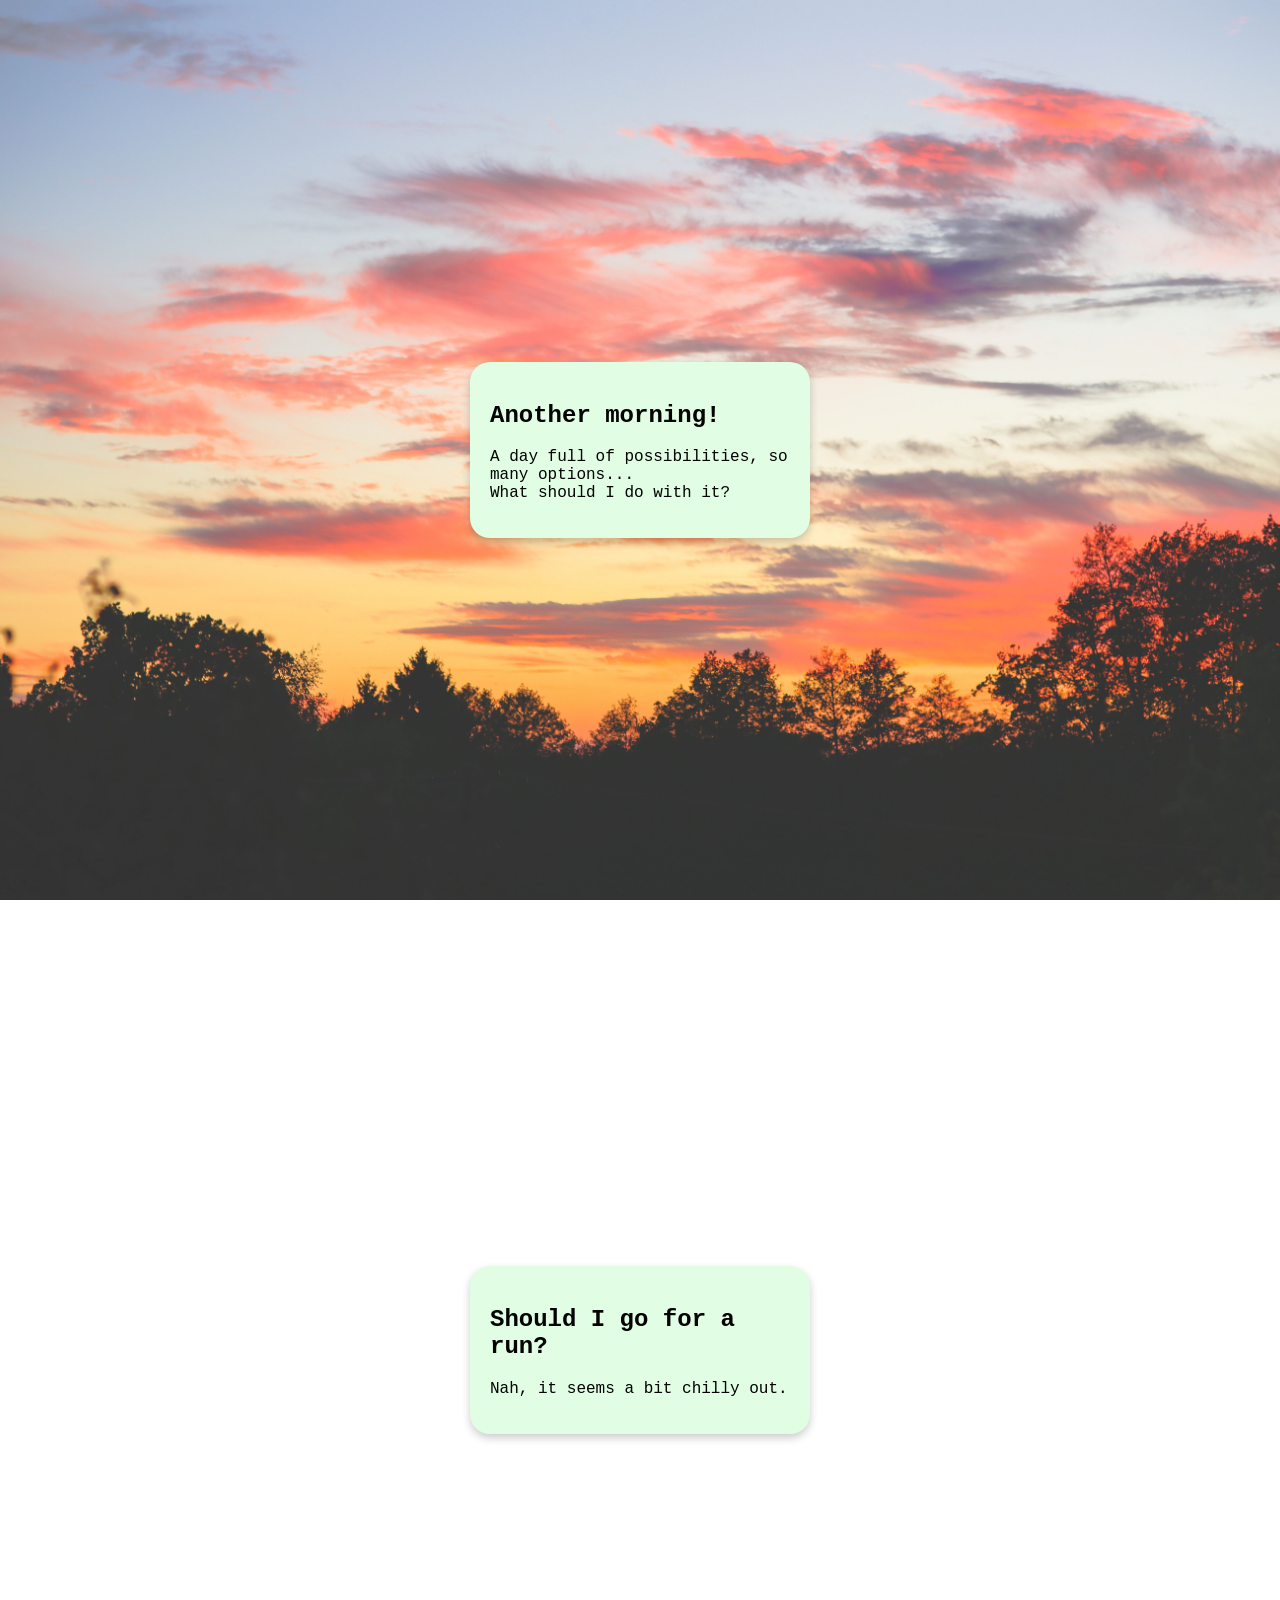
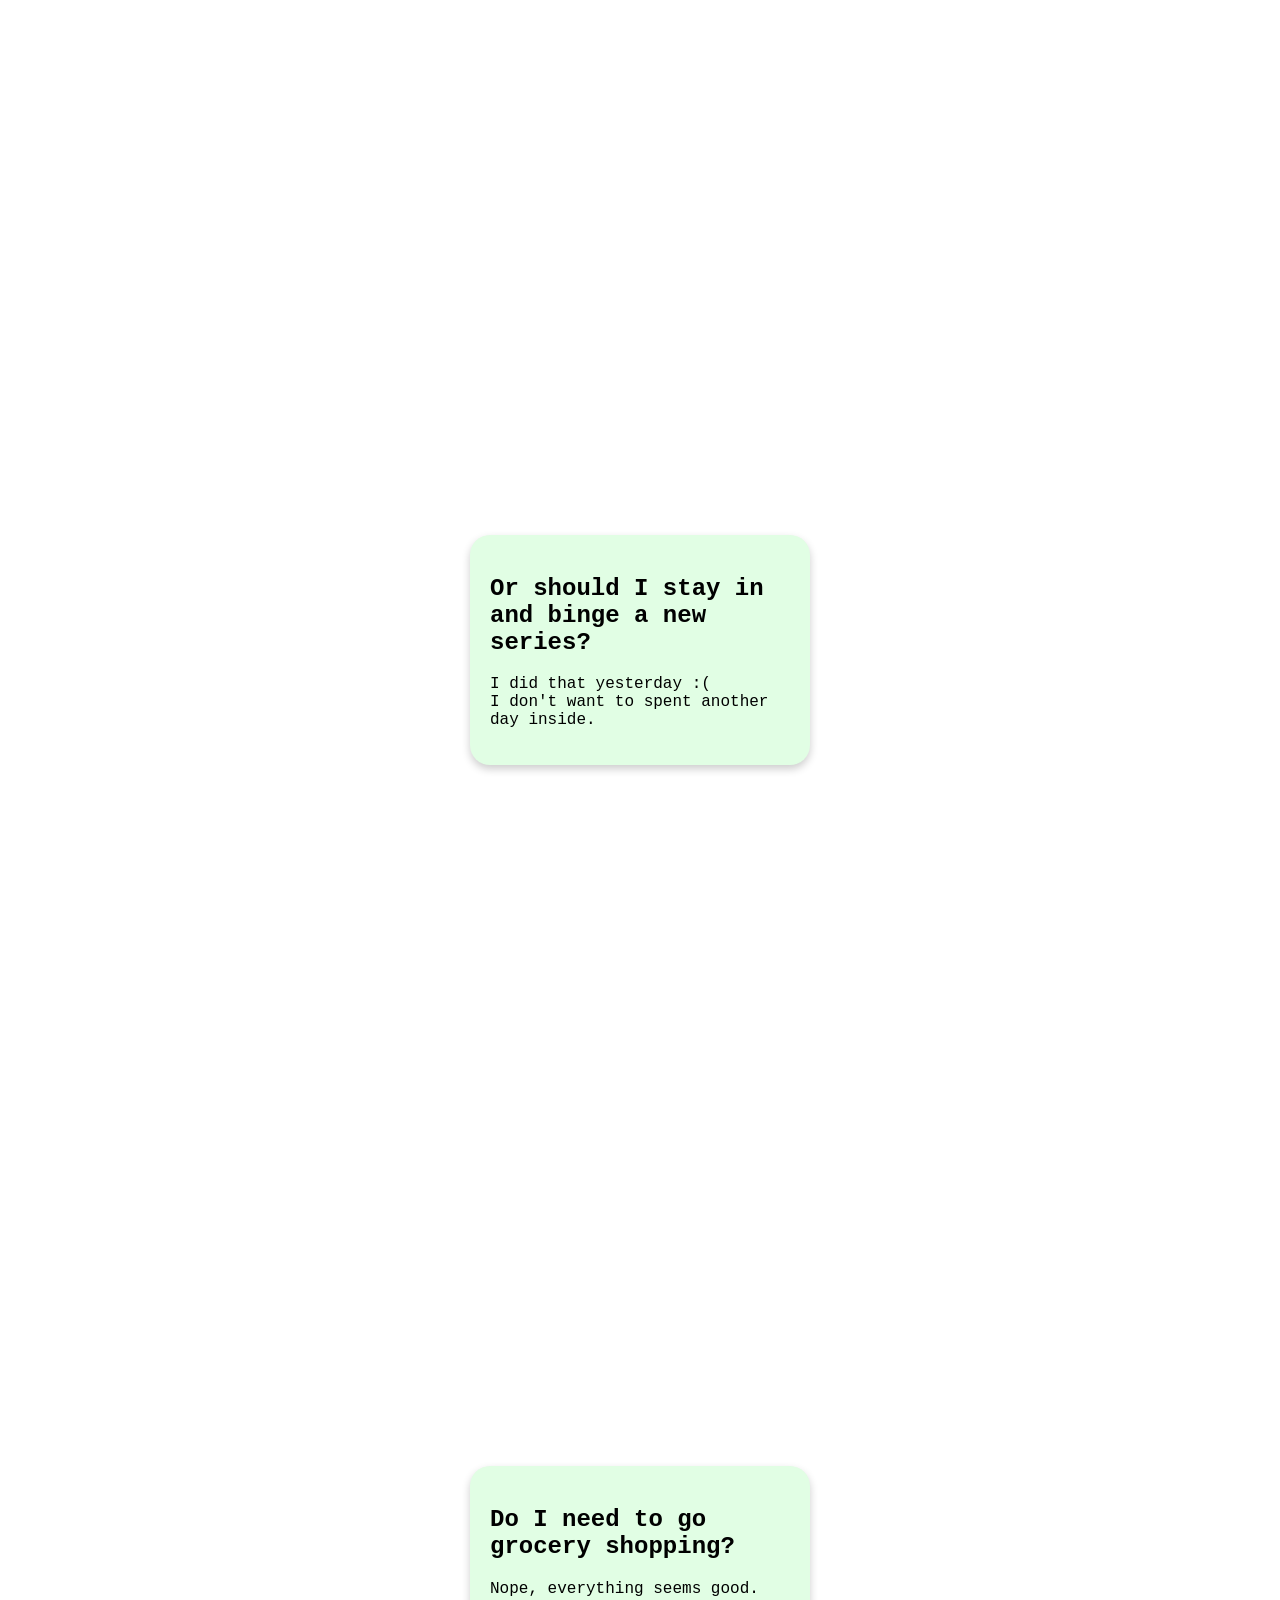
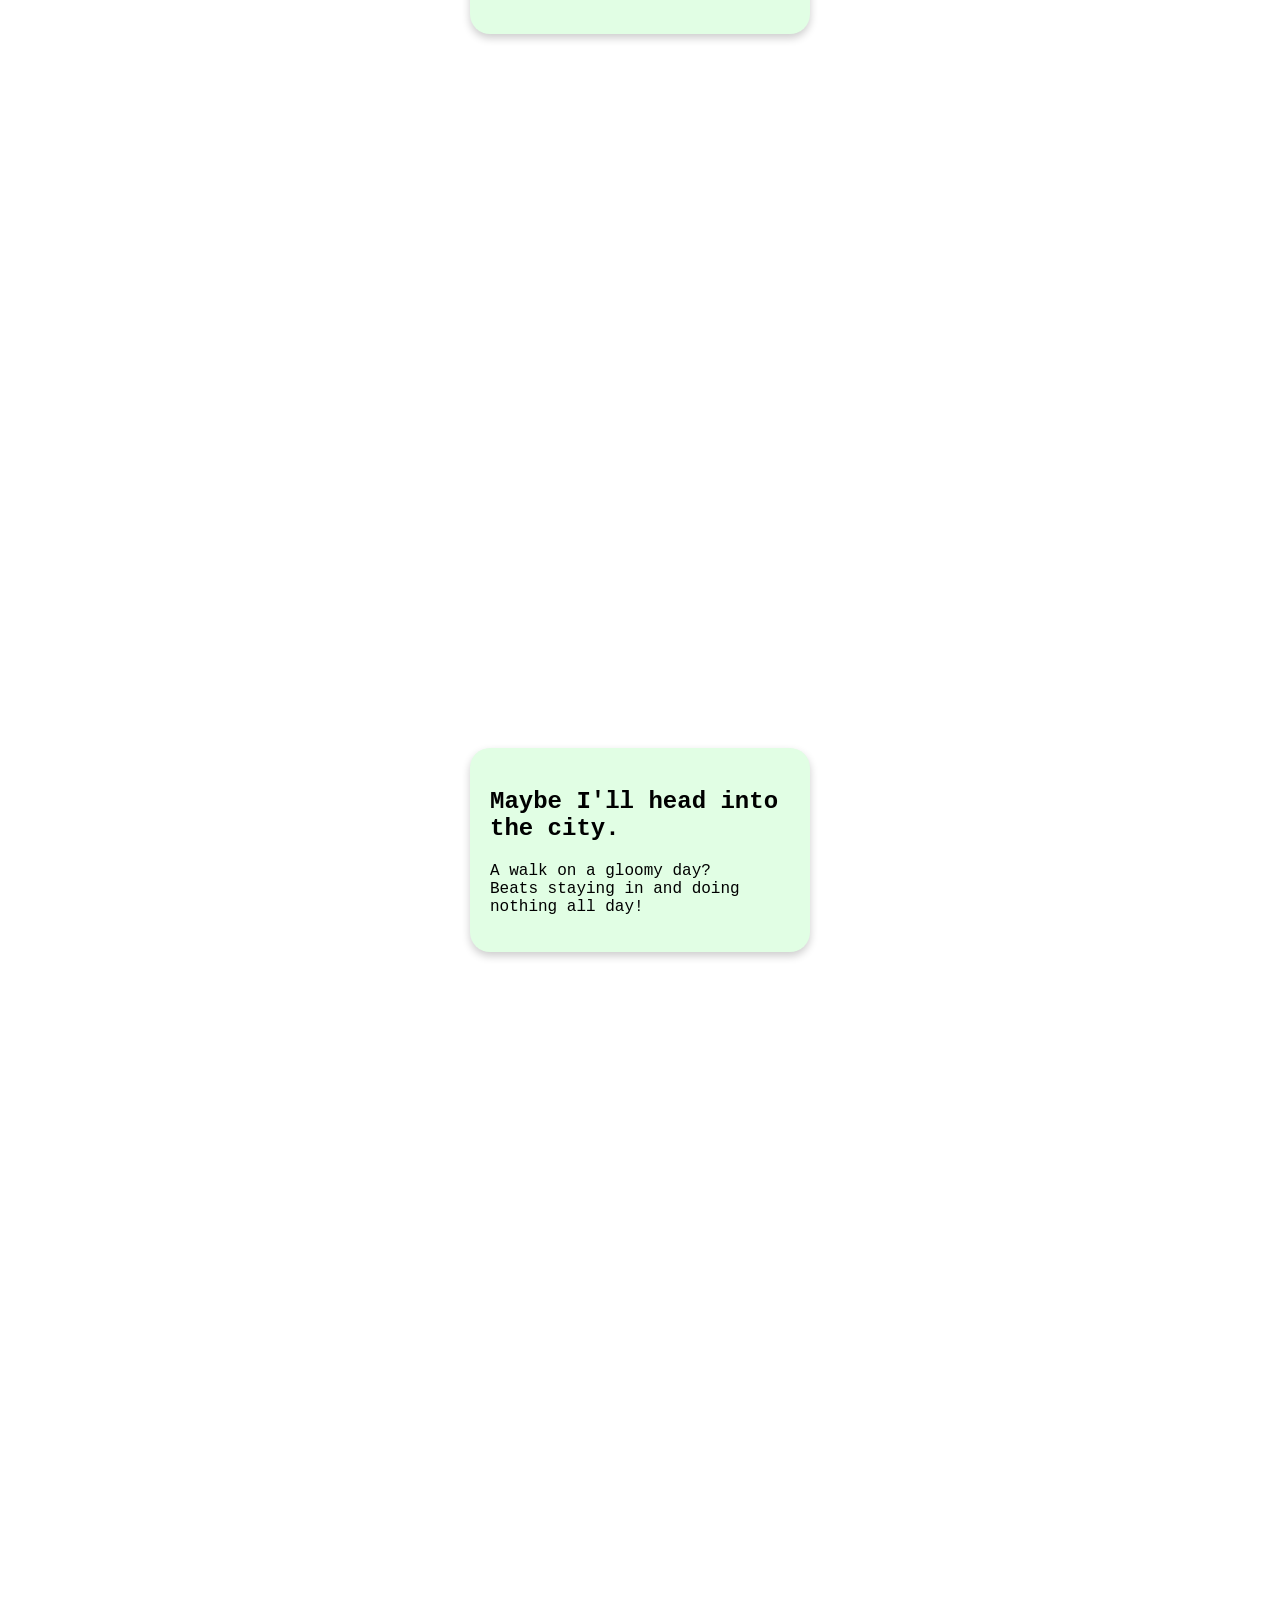
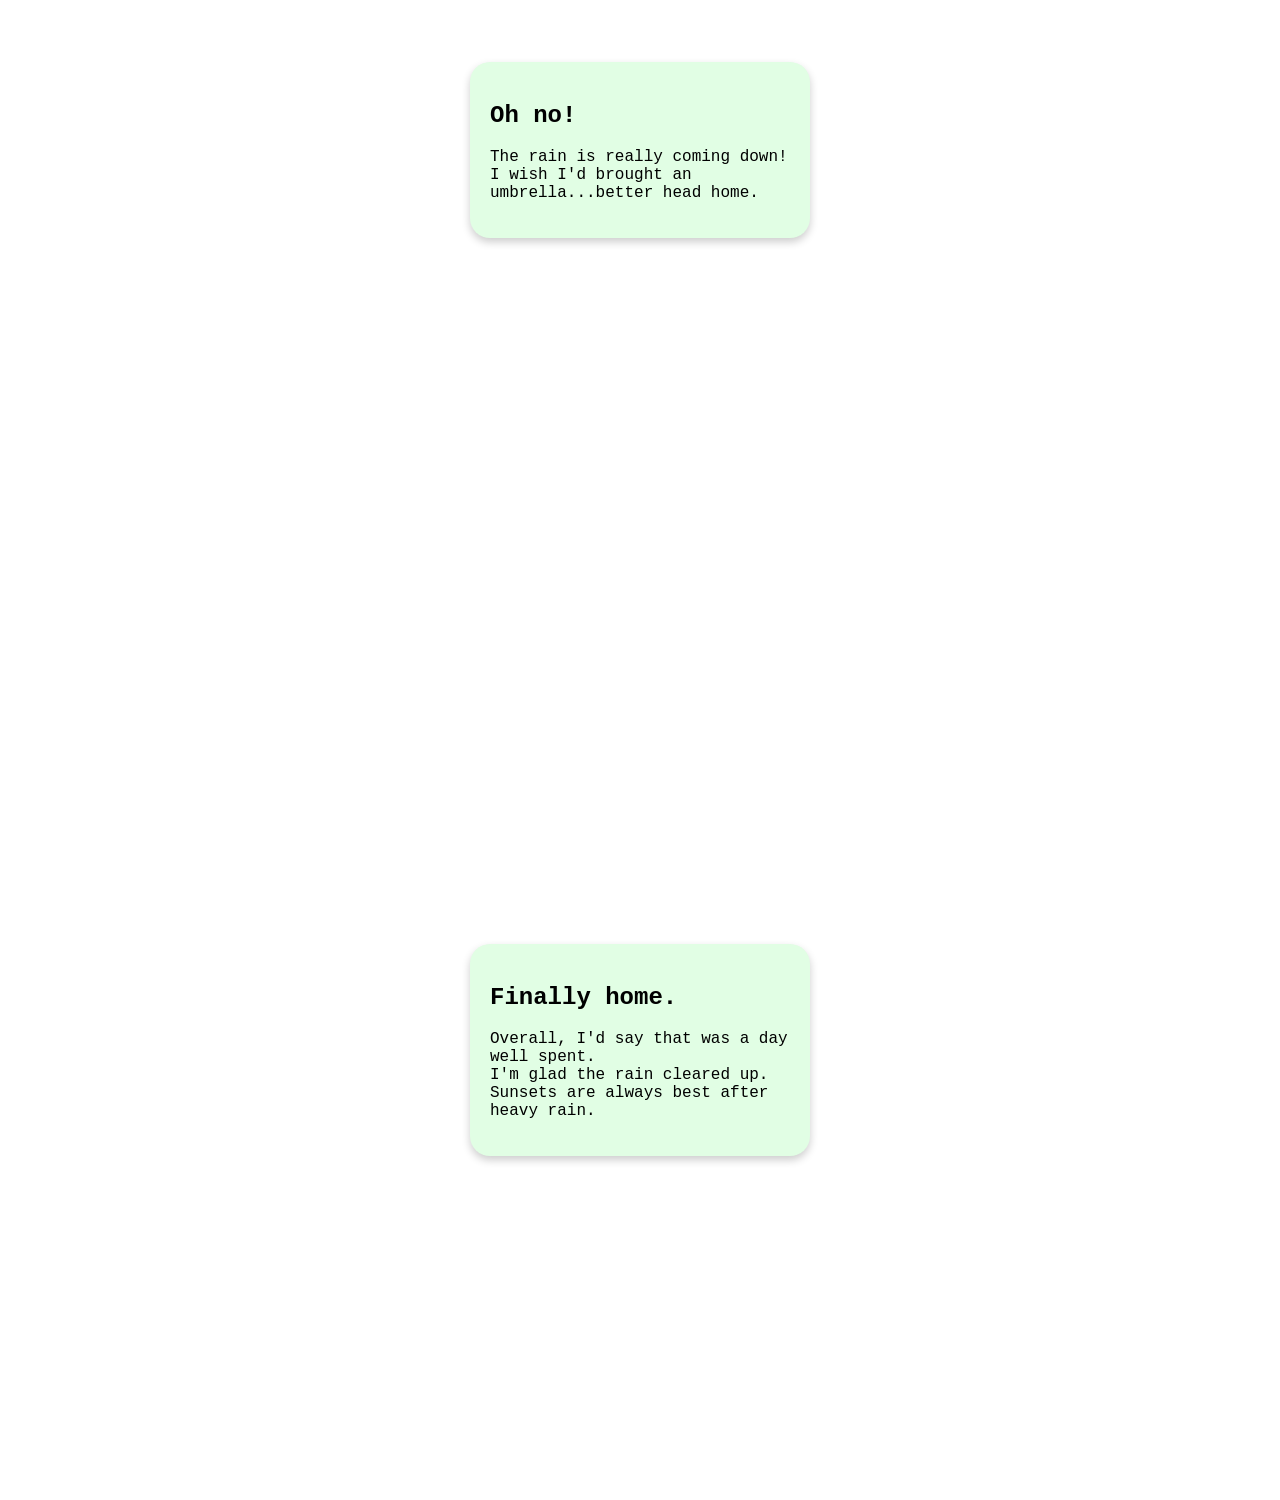
<file: index.html>
<!DOCTYPE html>
<html lang="en">
<head>
    <meta charset="UTF-8">
    <meta name="viewport" content="width=device-width, initial-scale=1.0">
    <title>Dayna Tang Yew: Parallax Lab</title>
        <link rel="stylesheet" href="/style.css">
</head>
        <body>
            <section class="sunrise parallax">
                <div class="text">
                    <h2>Another morning!</h2>
                    <p>A day full of possibilities, so many options...<br>What should I do with it?</p>
                </div>
            </section>
               <section class="run parallax">
                <div class="text">
                    <h2>Should I go for a run?</h2>
                    <p>Nah, it seems a bit chilly out.</p>
                </div>
            </section>
               <section class="tv parallax">
                <div class="text">
                    <h2>Or should I stay in and binge a new series?</h2>
                    <p>I did that yesterday :( <br>I don't want to spent another day inside.</p>
                </div>
            </section>
               <section class="fridge parallax">
                <div class="text">
                    <h2>Do I need to go grocery shopping?</h2>
                    <p>Nope, everything seems good.</p>
                </div>
            </section>
            <section class="sidewalk parallax">
                <div class="text">
                    <h2>Maybe I'll head into the city.</h2>
                    <p>A walk on a gloomy day?<br> Beats staying in and doing nothing all day!</p>
                </div>
            </section>
            <section class="rain parallax">
                <div class="text">
                     <h2>Oh no!</h2>
                    <p>The rain is really coming down!<br>I wish I'd brought an umbrella...better head home.</p>
                </div>
            </section>
            <section class="sunset parallax">
                <div class="text">
                     <h2>Finally home.</h2>
                    <p>Overall, I'd say that was a day well spent.<br>I'm glad the rain cleared up.<br>Sunsets are always best after heavy rain.</p>
                </div>
            </section>
        </body>
</html>
</file>
<file: style.css>
html,body {
    margin: 0;
    padding: 0;
    font-family: 'Courier New', Courier, monospace;
}

.sunrise {
    background-image: url("/sunrise.jpg");
}
.run {
    background-image: url("/running.jpg");
}
.tv {
    background-image: url("/tv.jpg");
}
.fridge {
    background-image: url("/fridge.jpg");
}
.sidewalk {
    background-image: url("/pavement.jpg");
}
.rain {
    background-image: url("/rain.jpg");
}
.sunset {
    background-image: url("/sunset.jpg");
}

.parallax {
    height: 100vh;
    display: flex;
    justify-content: center;
    align-items: center;
    background-size: cover;
    background-position: center;
    background-repeat: no-repeat;
    background-attachment: fixed;
}

.text {
    background-color: rgb(225, 254, 228);
    padding: 20px;
    border-radius: 20px;
    max-width: 300px;
    box-shadow: 0 4px 8px 0 rgba(0,0,0,0.2);
    transition: 0.3s;
}
</file>
